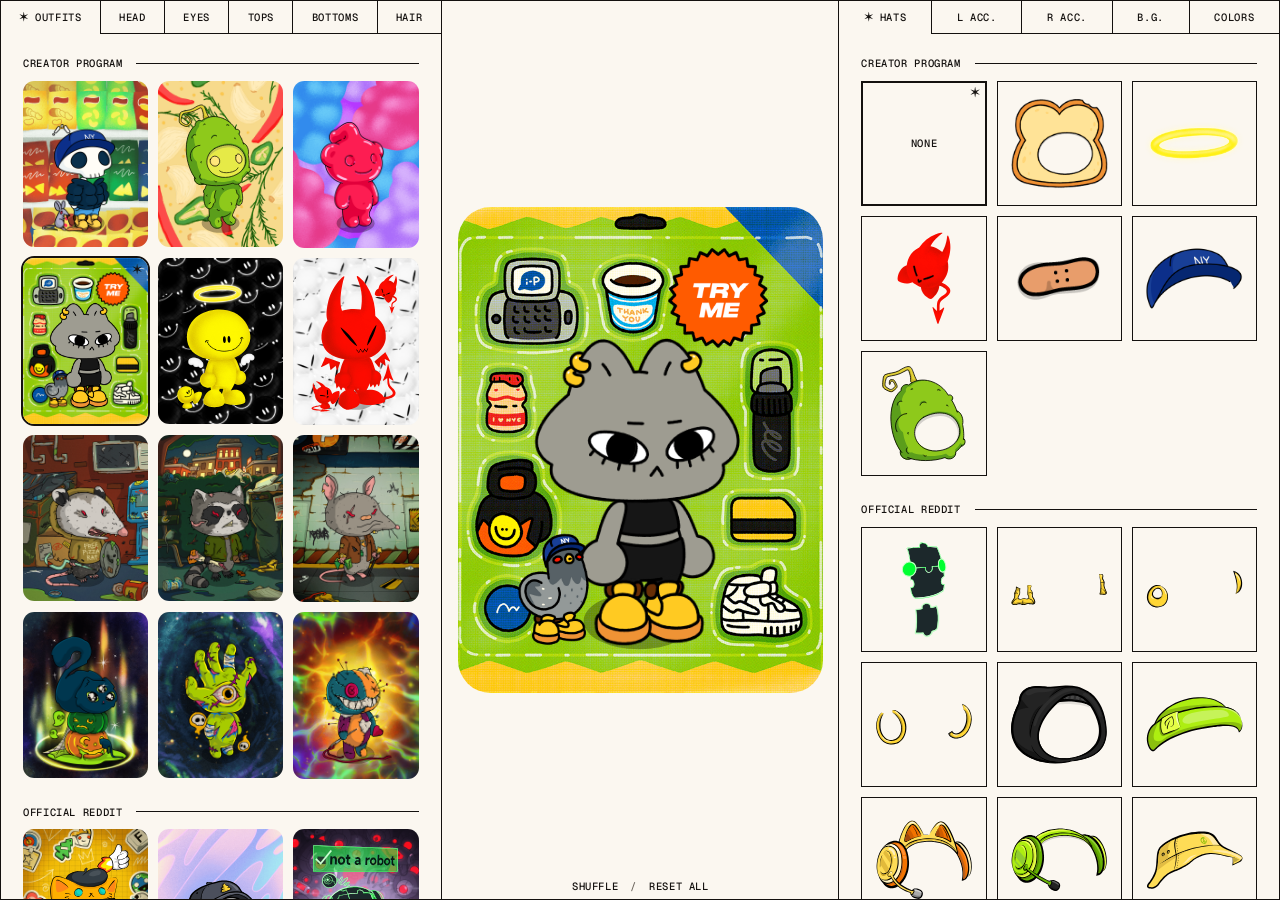
<file: avatar-builder.html>
<!DOCTYPE html>
<html lang="en">
<head>
<meta charset="utf-8">
<meta name="viewport" content="width=device-width, initial-scale=1">
<title>Avatar builder</title>
<style>
/* fonts come from the site's own fonts folder */
@font-face{font-family:'Geist Mono';font-style:normal;font-weight:500;font-display:swap;src:url('fonts/geist-mono-latin-500-normal.woff2') format('woff2')}
@font-face{font-family:'Noto Star';font-style:normal;font-weight:400;font-display:swap;src:url('fonts/noto-star-2736.woff2') format('woff2');unicode-range:U+2736}

:root{--ink:#14110F;--mute:#6B645C;--faint:#96908A;--paper:#FBF7F0;
  --body:#9E9C91;--eyes:#000000;--hair:#BB9250;
  --mono:'Geist Mono',ui-monospace,'SF Mono',Menlo,Consolas,monospace}
*{box-sizing:border-box}
html,body{height:100%;margin:0}
body{background:var(--paper);color:var(--ink);font-family:var(--mono);-webkit-font-smoothing:antialiased;overflow:hidden}
button{font:inherit;color:inherit;background:none;border:0;padding:0;margin:0;cursor:pointer;border-radius:0;text-align:center}
:focus-visible{outline:2px solid var(--ink);outline-offset:2px}
.label{font:500 10.5px/1 var(--mono);letter-spacing:.06em;text-transform:uppercase}

/* ---------- the three panels ---------- */
.app{height:100%;display:grid;grid-template-columns:1fr .9fr 1fr;border:1px solid var(--ink)}
.panel{display:flex;flex-direction:column;min-width:0;min-height:0}
.panel.left{border-right:1px solid var(--ink)}
.panel.right{border-left:1px solid var(--ink)}

.tabs{display:flex;flex:none;height:33px;overflow-x:auto;overflow-y:hidden;scrollbar-width:none}
.tabs::-webkit-scrollbar{display:none}
.tab{flex:1 0 auto;display:flex;align-items:center;justify-content:center;gap:6px;padding:0 12px;border-left:1px solid var(--ink);border-bottom:1px solid var(--ink);white-space:nowrap;font:500 10.5px/1 var(--mono);letter-spacing:.06em;text-transform:uppercase}
.tab:first-child{border-left:0}
.tab:hover{color:var(--mute)}
.tab[aria-selected="true"]{border-bottom-color:var(--paper);background:var(--paper);color:var(--ink)}
.tab[aria-selected="true"]::before{content:"\2736";font-family:'Noto Star',sans-serif;font-size:12px;line-height:1}

.body{flex:1;min-height:0;overflow-y:auto;overflow-x:hidden;padding:24px 5%;scrollbar-width:thin;scrollbar-color:var(--faint) transparent}
.body.colors{padding:24px}

/* ---------- trait tiles ---------- */
.grid{display:grid;grid-template-columns:repeat(3,minmax(0,1fr));column-gap:10px;row-gap:10px;align-items:start}
.tile{position:relative;display:block;width:100%;aspect-ratio:1;border:1px solid var(--ink)}
/* an outfit with no background (the Snoo) keeps a thin frame like the trait tiles, so it doesn't float */
.tile.bg.nobg{border:1px solid var(--ink)}
/* section dividers in the menus (SECTIONS in avatar-traits.js): a label and a line across the full width of the grid */
.sec{grid-column:1/-1;display:flex;align-items:center;gap:14px;margin:18px 0 2px;font:500 10.5px/1 var(--mono);letter-spacing:.06em;text-transform:uppercase;white-space:nowrap}
.sec.first{margin-top:0}
.sec::after{content:"";flex:1;height:1px;background:var(--ink)}
.tile:hover{box-shadow:inset 0 0 0 1px rgba(20,17,15,.4)}
.tile.on,.tile.on:hover{box-shadow:inset 0 0 0 1px var(--ink)}
.tile.on::after{content:"\2736";position:absolute;top:4px;right:6px;font:400 13px/1 'Noto Star',sans-serif;color:var(--ink)}
.thumb{position:absolute;inset:12px}
.thumb.iso{display:grid;place-items:center}
.view{position:relative;overflow:hidden}
.tile.none{display:grid;place-items:center}
.tile.none .nlabel{font:500 10.5px/1 var(--mono);letter-spacing:.06em;text-transform:uppercase;color:var(--mute)}
.tile.none.on .nlabel{color:var(--ink)}
/* background images show at their own size, free of the square */
.tile.bg{aspect-ratio:3/4;border:0}
.tile.bg .thumb{inset:0}
.tile.bg:hover{box-shadow:none;outline:1px solid rgba(20,17,15,.4)}
/* collectible Outfits tiles: the holographic hover (HOLO in avatar-traits.js). The tile itself stays still; two layers sit over the artwork,
   both printed through the same pixel halftone (square dots that grow from tiny to nearly solid; the pattern is made once in
   avatar-builder.js as --holo-mask), and both slide with the cursor:
   .holo  = the Venusaur-ex-style foil: chunky rainbow stripes crossed by wide silver bands;
   .shine = one soft rainbow band, about a third of the card wide, moving through the squares with the foil.
   They are invisible until the tile is hovered (.hov), so tiles that aren't hovered cost nothing. */
/* collectible Outfits tiles also get the main display's rounded corners (AVATAR_CORNER); every other tile stays square */
.tile.collect,.tile.collect .thumb,.tile.collect .holo,.tile.collect .shine{border-radius:calc(var(--corner,0) * 100%) / calc(var(--corner,0) * 75%)}
.tile.collect .thumb{overflow:hidden}
/* the slight tilt and lift on hover (HOLO.tilt / HOLO.lift): eases in and settles back gently */
.tile.collect{transition:transform .3s ease-out}
.tile.collect.hov{z-index:3;transition:transform .15s ease-out}
.tile.collect.on::after{top:7px;right:9px;z-index:4}
.tile.collect .holo,.tile.collect .shine{position:absolute;inset:0;pointer-events:none;z-index:2;opacity:0;transition:opacity .3s;
  -webkit-mask-image:var(--holo-mask,none);mask-image:var(--holo-mask,none);-webkit-mask-size:100% 100%;mask-size:100% 100%}
.tile.collect .holo{
  background-image:
    repeating-linear-gradient(0deg,#ff7a8a 0%,#ffe36e 4%,#a6ff7a 8%,#78f2ff 12%,#8aa2ff 16%,#d48aff 20%,#ff7a8a 24%),
    repeating-linear-gradient(128deg,#101528 0%,#93a3a6 2.5%,#cfe0e0 3.2%,#93a3a6 3.9%,#101528 6.5%,#101528 9%);
  background-size:100% 1100%,1400% 1400%;
  background-position:var(--bx,50%) var(--by,50%),var(--bx,50%) var(--by,50%);
  background-blend-mode:hue;
  mix-blend-mode:color-dodge;
  filter:brightness(.8) contrast(1.35) saturate(1.35)}
.tile.collect .shine{
  background-image:linear-gradient(128deg,transparent 0%,transparent 41%,rgba(255,130,210,.85) 45.5%,rgba(255,236,140,.95) 48%,rgba(150,255,200,.95) 50%,rgba(130,210,255,.95) 52%,rgba(190,150,255,.85) 54.5%,transparent 59%,transparent 100%);
  background-size:300% 300%;background-repeat:no-repeat;background-position:var(--shx,50%) var(--shy,50%);
  mix-blend-mode:screen}
.tile.collect.hov .holo{opacity:var(--holo-i,.5)}
.tile.collect.hov .shine{opacity:calc(var(--holo-i,.5) * 1.4)}
.tile.bg.on,.tile.bg.on:hover{box-shadow:none;outline:2px solid var(--ink)}
.tile.bg.none{border:1px solid var(--ink)}
.tile.bg.none.on,.tile.bg.none.on:hover{outline:0;box-shadow:inset 0 0 0 1px var(--ink)}
.tile.bg.on::after{top:5px;right:6px}
.tile.bg.none.on::after{top:4px}
/* the selected star has no backing: dark on light tiles, paper-colored (.lt) where the tile's top-right corner is dark.
   Which one is worked out from the artwork when the builder loads (see starTones in avatar-builder.js) */
.tile.on.lt::after{color:var(--paper)}
.empty{font:500 10.5px/1.6 var(--mono);letter-spacing:.06em;text-transform:uppercase;color:var(--mute)}
.empty .star{font-family:'Noto Star',sans-serif;font-size:13px;color:var(--ink);margin-right:6px}

/* tiles marked originalInMenu show their set's original colors until the visitor picks a color of their own (the c-* classes are set on <html>) */
html:not(.c-body) .tile.og-body{--body:var(--og-body)}
html:not(.c-eyes) .tile.og-eyes{--eyes:var(--og-eyes)}
html:not(.c-hair) .tile.og-hair{--hair:var(--og-hair)}

/* ---------- the avatar ---------- */
.stage{position:relative;display:flex;align-items:center;justify-content:center;padding:25px 16px;min-width:0;min-height:0;container-type:size}
/* always 3:4, as big as fits: the character lines up with the background art only at this shape */
.card{position:relative;flex:none;width:min(100cqw,75cqh);aspect-ratio:3/4}
/* the main display only: when a background is on, its corners are round (the picker tiles in the B.G. tab stay square). The size is AVATAR_CORNER in avatar-traits.js,
   as a fraction of the card's width; the two values make the corners circular on a 3:4 card */
.card.rounded{overflow:hidden;border-radius:calc(var(--corner,0) * 100%) / calc(var(--corner,0) * 75%)}
.avatar{position:absolute;inset:0}
.layer{position:absolute;inset:0;width:100%;height:100%;object-fit:contain;pointer-events:none;-webkit-user-select:none;user-select:none}
.layer.cover{object-fit:cover}
/* main display and Outfits tiles: the character's layers sit in a smaller box on the background (FIGURE in avatar-traits.js); the background stays full size */
#card .layer:not(.cover),.tile.fit .layer:not(.cover){inset:auto;left:var(--fig-l,0);top:var(--fig-t,0);width:var(--fig-w,100%);height:var(--fig-h,100%)}
.layer.tint{-webkit-mask-image:var(--m);mask-image:var(--m);-webkit-mask-size:contain;mask-size:contain;-webkit-mask-position:center;mask-position:center;-webkit-mask-repeat:no-repeat;mask-repeat:no-repeat}
.layer.tint.cover{-webkit-mask-size:cover;mask-size:cover}
.actions{position:absolute;left:0;right:0;bottom:0;height:25px;display:flex;align-items:center;justify-content:center;gap:12px;font:500 10.5px/1 var(--mono);letter-spacing:.06em;text-transform:uppercase}
.actions button{font:inherit;letter-spacing:inherit;text-transform:inherit}
.actions button:hover{text-decoration:underline;text-underline-offset:3px}
.actions span{color:var(--mute)}

/* ---------- colors ----------
   One column: what you're coloring, (background modes), the picker, the hex row, the palette.
   The palette is pinned to the bottom and any spare height becomes equal gaps between the sections. */
.body.colors{padding:28px 24px;display:flex;flex-direction:column}
.cwrap{flex:1 0 auto;display:flex;flex-direction:column;justify-content:space-between;gap:24px}
.targets{display:flex}
.tg{flex:1 1 0;display:flex;align-items:center;gap:8px;height:40px;padding:0 14px;border:1px solid var(--ink);margin-left:-1px;white-space:nowrap;font:500 10.5px/1 var(--mono);letter-spacing:.06em;text-transform:uppercase}
.tg:first-child{margin-left:0}
.tg .chip{width:12px;height:12px;border:1px solid var(--ink);flex:none;background-size:cover;background-position:center}
.tg.on{background:var(--ink);color:var(--paper)}
.tg.on .chip{border-color:var(--paper)}
.tg.idle{border-color:var(--faint);color:var(--mute)}
.tg.idle .chip{border-color:var(--faint)}
.tg.idle.on{background:var(--ink);color:var(--paper);border-color:var(--ink)}
/* None / Solid / Gradient: plain words (underline) or a small square (square). Switch in avatar-traits.js (MODE_STYLE) */
.modes{display:flex;gap:32px}
.mode{display:flex;align-items:center;gap:8px;padding:0 0 5px;font:500 10.5px/1 var(--mono);letter-spacing:.06em;text-transform:uppercase;color:var(--mute);border-bottom:2px solid transparent}
.mode:hover{color:var(--ink)}
.modes.ul .mode.on{color:var(--ink);border-bottom-color:var(--ink)}
.modes.sq .mode{padding-bottom:0}
.modes.sq .mode::before{content:"";width:12px;height:12px;border:1px solid var(--ink);flex:none}
.modes.sq .mode.on{color:var(--ink)}
.modes.sq .mode.on::before{background:var(--ink)}
/* the picker: one rectangle (saturation across, brightness down) and a hue strip */
.picker.dim{opacity:.35;pointer-events:none}
.sv{position:relative;height:160px;border:1px solid var(--ink);touch-action:none;cursor:crosshair;
  background-color:hsl(var(--h,0),100%,50%);
  background-image:linear-gradient(to top,#000,rgba(0,0,0,0)),linear-gradient(to right,#fff,rgba(255,255,255,0))}
.handle{position:absolute;width:22px;height:22px;margin:-11px 0 0 -11px;border-radius:50%;border:2px solid var(--ink);background:var(--hc,#fff);box-shadow:inset 0 0 0 2px var(--paper);pointer-events:none}
.hue{position:relative;height:14px;margin-top:12px;border:1px solid var(--ink);touch-action:none;cursor:pointer;
  background:linear-gradient(to right,#f00 0%,#ff0 16.667%,#0f0 33.333%,#0ff 50%,#00f 66.667%,#f0f 83.333%,#f00 100%)}
.knob{position:absolute;top:-6px;width:10px;height:24px;margin-left:-5px;border:1px solid var(--ink);background:var(--paper);pointer-events:none}
/* one quiet row: the color as a square (two for a gradient), then the hex */
.hexrow{display:flex;align-items:center;gap:12px;min-height:36px}
.swatch{display:block;width:28px;height:28px;flex:none;border:1px solid var(--ink);background-size:cover;background-position:center;padding:0}
.stop.on{box-shadow:0 0 0 3px var(--paper),0 0 0 4px var(--ink)}
.hex{display:flex;align-items:baseline;gap:2px;margin-left:8px;padding:0 4px 3px 0;border-bottom:1px solid var(--ink)}
.hex.bad,.hex:focus-within{border-bottom-width:2px;padding-bottom:2px}
.hex .hash{color:var(--mute);font:500 15px/1 var(--mono)}
.hex input{width:7.5ch;border:0;background:none;outline:0;padding:0;font:500 15px/1 var(--mono);color:var(--ink);text-transform:uppercase;letter-spacing:0}
.dropper{display:grid;place-items:center;width:28px;height:28px;flex:none;border:1px solid var(--ink);color:var(--ink)}
.dropper:hover{background:var(--ink);color:var(--paper)}
/* ?tune panel (tuning only, never shown to visitors) */
#tune{position:fixed;right:16px;bottom:16px;z-index:10000;isolation:isolate;width:280px;background:var(--paper);border:1px solid var(--ink);padding:10px 12px;font:500 10.5px/1.4 var(--mono);letter-spacing:.06em;text-transform:uppercase}
#tune .th{display:flex;justify-content:space-between;align-items:center}
#tune .th button{width:20px;height:20px;border:1px solid var(--ink);line-height:1}
#tune .tbody{margin-top:8px}
#tune.min .tbody{display:none}
#tune .tr{display:grid;grid-template-columns:92px 1fr 40px;align-items:center;gap:8px;margin:7px 0}
#tune .tr input{width:100%;accent-color:var(--ink)}
#tune .tr output{text-align:right}
#tune select{font:inherit;letter-spacing:inherit;text-transform:inherit;color:var(--ink);background:var(--paper);border:1px solid var(--ink);padding:2px 4px}
#tune code{display:block;margin-top:10px;padding-top:8px;border-top:1px solid var(--ink);font:500 10px/1.5 var(--mono);letter-spacing:0;text-transform:none;word-break:break-word}
#tune .tb{display:flex;gap:6px;margin-top:8px}
#tune .tb button{border:1px solid var(--ink);padding:4px 10px}
#tune .tb button:hover,#tune .th button:hover{background:var(--ink);color:var(--paper)}
#tune .tn{margin-top:8px;color:var(--mute);letter-spacing:0;text-transform:none}
/* palette: 12 presets, then 12 slots for your own colors */
.palette{display:grid;grid-template-columns:repeat(12,minmax(0,1fr));gap:6px}
.pal{position:relative;aspect-ratio:1}
.pal .use{display:block;width:100%;height:100%;border:1px solid var(--ink)}
.pal.on .use{outline:1px solid var(--ink);outline-offset:2px}
.pal.slot .use{border:1px dashed var(--faint);color:var(--mute);font:500 14px/1 var(--mono)}
.pal .x{display:none;position:absolute;top:-6px;right:-6px;width:14px;height:14px;background:var(--ink);color:var(--paper);font:500 10px/14px var(--mono)}
.pal.saved:hover .x,.pal.saved:focus-within .x{display:block}
@media (hover:none){.pal.saved .x{display:block}}

/* ---------- narrow screens: stack the three panels ---------- */
@media (max-width:860px){
  body{overflow:auto}
  .app{height:auto;grid-template-columns:1fr}
  .panel.left{border-right:0;border-bottom:1px solid var(--ink);order:2;height:330px}
  .panel.right{border-left:0;order:3;height:330px}
  .stage{order:1;height:auto;container-type:normal;border-bottom:1px solid var(--ink)}
  .stage .card{width:min(100%,380px)}                                 /* stacked: the stage is as tall as the card it holds, no empty band */
}
@media (prefers-reduced-motion:reduce){*{transition:none!important}}
</style>
</head>
<body>
<div class="app">
  <section class="panel left">
    <div class="tabs" id="tabs-left" role="tablist" aria-label="Body"></div>
    <div class="body" id="body-left" role="tabpanel"></div>
  </section>
  <section class="stage">
    <div class="card" id="card" role="img" aria-label="Your avatar"></div>
    <div class="actions"><button id="shuffle" type="button">Shuffle</button><span>/</span><button id="resetAll" type="button">Reset all</button></div>
  </section>
  <section class="panel right">
    <div class="tabs" id="tabs-right" role="tablist" aria-label="Accessories, background and colors"></div>
    <div class="body" id="body-right" role="tabpanel"></div>
  </section>
</div>
<script src="avatar-traits.js"></script>
<script src="avatar-builder.js"></script>
</body>
</html>
</file>
